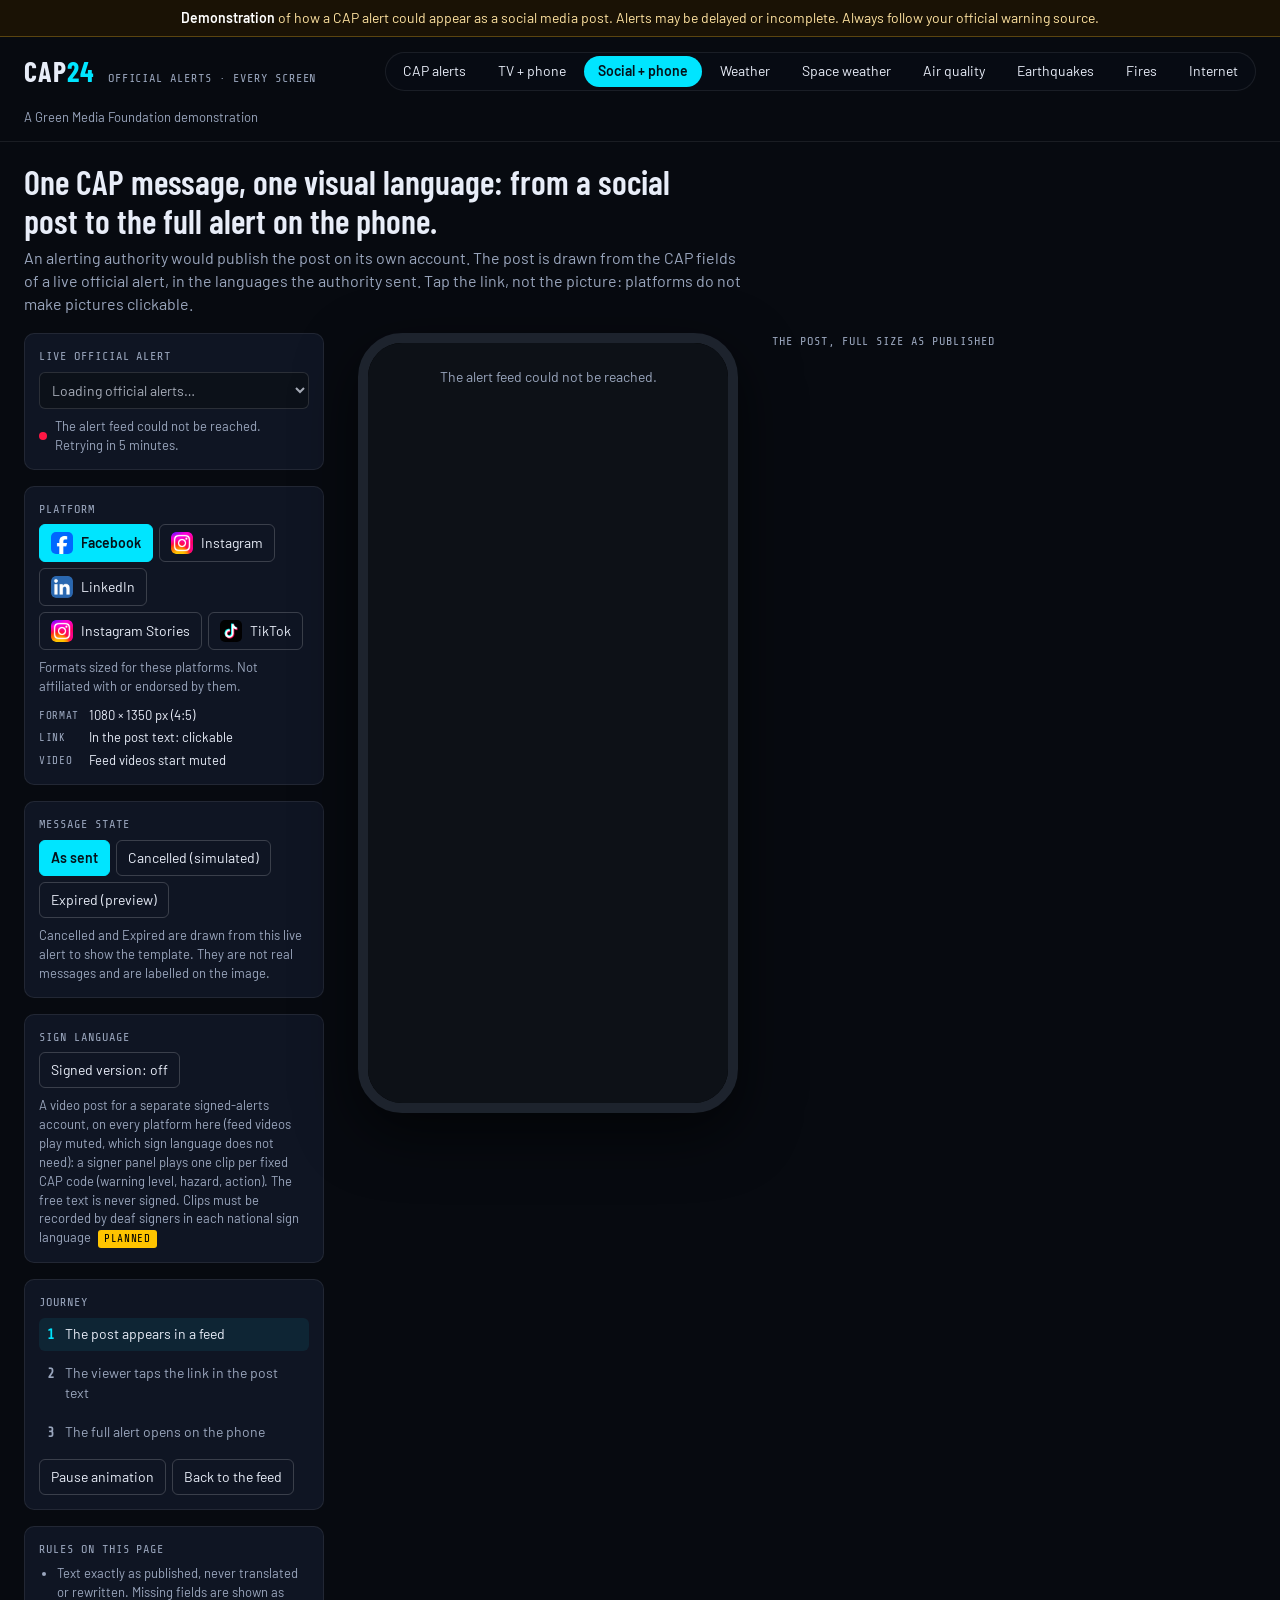
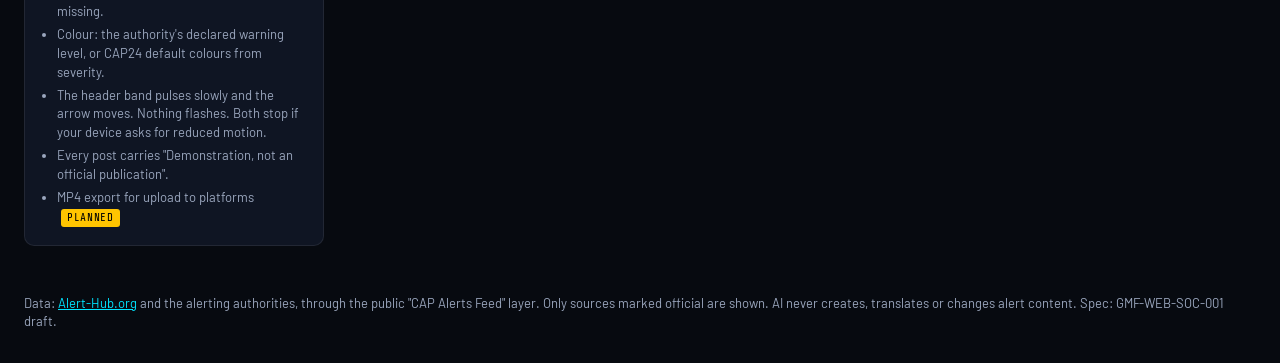
<file: social.html>
<!DOCTYPE html>
<html lang="en">
<head>
<meta charset="utf-8">
<meta name="viewport" content="width=device-width, initial-scale=1">
<meta name="robots" content="noindex, nofollow">
<title>CAP24 — Social post to phone (demonstration)</title>
<meta name="description" content="Demonstration of how an official CAP alert could appear as a social media post that leads to the full alert on a phone. Not a warning service.">
<!--
  CAP24 social demonstration, v0.1, 11 Nov 2026. MTÜ Green Media Foundation (reg. 80661721).
  Spec: GMF-WEB-SOC-001 draft v0.1 (CAP24 Social Media Templates working document, section 8).
  One live official alert from the Alert-Hub "CAP Alerts Feed" layer, shown three ways on one phone:
    1. as a social post (feed 4:5 or vertical 9:16), rendered from the CAP fields;
    2. the visitor taps the real link location (post text, or the link sticker in the vertical format);
    3. the phone opens the existing phone view, a.html?id=<CAP identifier>.
  Rules, same as the TV and phone views (claude/CAP24_Demo_Rules.md):
   - verbatim: text as published, never translated or rewritten; languages in the order the authority sent them.
   - level: declared awareness_level shown as sent (colour and 4-step scale); otherwise CAP severity with the
     CAP24 default colours (no green, no scale). The constants below are copied from index.html and a.html:
     change all three together until they share one file.
   - times in UTC, as on the rest of the site.
   - only status Actual, msgType Alert or Update, official sources; expired alerts are dropped.
   - "Cancelled" is SIMULATED and "Expired" is a PREVIEW: both are drawn from the live alert and labelled so.
   - animation: the header band pulses about once every 1.6 s (no flashing), the arrow moves; both stop for
     reduced motion and with the Pause button.
  Platforms: Facebook and LinkedIn (link in the post text), Instagram feed and TikTok (link in the profile),
  Instagram Stories (link sticker). Icons: PNG files in /assets/platforms/ (sources and brand check recorded
  in the README there); without a file the button shows the name. The phone frame itself carries no platform branding.
  Not built yet (labelled on the page): MP4 export, per-alert short link.
  No AI anywhere in this page.
-->
<link rel="preconnect" href="https://fonts.googleapis.com">
<link rel="preconnect" href="https://fonts.gstatic.com" crossorigin>
<link href="/assets/phone-frame.css" rel="stylesheet">
<link href="https://fonts.googleapis.com/css2?family=Barlow:wght@400;500;600&family=Barlow+Condensed:wght@500;600;700;800;900&family=Noto+Sans:wght@400;600;700&family=Noto+Sans+Georgian:wght@400;600;700&family=Share+Tech+Mono&display=swap" rel="stylesheet">
<style>
  :root {
    --bg-base: #070a10; --bg-panel: rgba(8,12,20,0.97); --bg-raised: rgba(16,22,36,0.98);
    --border: rgba(255,255,255,0.08); --border-hi: rgba(255,255,255,0.18);
    --text: #e8edf8; --text-dim: #9aa6bd; --neon: #00e5ff;
    --ff-body: 'Barlow', 'Noto Sans', 'Noto Sans Georgian', system-ui, sans-serif;
    --ff-head: 'Barlow Condensed', 'Noto Sans', 'Noto Sans Georgian', system-ui, sans-serif;
    --ff-mono: 'Share Tech Mono', monospace;
    color-scheme: dark;
  }
  * { box-sizing: border-box; }
  html, body { margin: 0; background: var(--bg-base); color: var(--text); font-family: var(--ff-body); font-size: 16px; line-height: 1.45; }
  a { color: var(--neon); }
  a:focus-visible, button:focus-visible, select:focus-visible { outline: 2px solid var(--neon); outline-offset: 2px; }
  .sr-only { position: absolute; width: 1px; height: 1px; overflow: hidden; clip: rect(0 0 0 0); white-space: nowrap; }

  .demo-banner { position: sticky; top: 0; z-index: 50; background: #1a1205; border-bottom: 1px solid #5a4410; color: #ffe3a1; font-size: 14px; padding: 8px 16px; text-align: center; }
  .demo-banner strong { color: #fff; font-weight: 600; }
  header.site { display: flex; align-items: center; justify-content: space-between; gap: 16px; padding: 14px 24px; border-bottom: 1px solid var(--border); flex-wrap: wrap; }
  .brand { display: flex; align-items: baseline; gap: 12px; }
  .brand .word { font-family: var(--ff-head); font-weight: 700; font-size: 28px; letter-spacing: 0.04em; }
  .brand .word span { color: var(--neon); }
  .brand .tag { font-family: var(--ff-mono); font-size: 12px; color: var(--text-dim); letter-spacing: 0.08em; text-transform: uppercase; }
  .by { font-size: 13px; color: var(--text-dim); text-align: right; }
  nav.modes { display: flex; gap: 4px; background: var(--bg-panel); border: 1px solid var(--border); border-radius: 999px; padding: 3px; flex-wrap: wrap; }
  nav.modes a { color: var(--text); text-decoration: none; font-size: 14px; padding: 5px 14px; border-radius: 999px; white-space: nowrap; }
  nav.modes a:hover { background: rgba(255,255,255,0.06); }
  nav.modes a[aria-current="page"] { background: var(--neon); color: #04121a; font-weight: 600; }
  @media (max-width: 900px) { nav.modes { order: 3; width: 100%; justify-content: space-between; border-radius: 16px; } nav.modes a { flex: 1 1 auto; text-align: center; padding: 6px 4px; font-size: 13px; } }

  main { max-width: 1440px; margin: 0 auto; padding: 20px 24px 48px; }
  .intro h1 { font-family: var(--ff-head); font-weight: 600; font-size: clamp(24px, 3vw, 34px); line-height: 1.15; margin: 0 0 6px; max-width: 46ch; }
  .intro p { margin: 0 0 18px; color: var(--text-dim); max-width: 80ch; }

  .layout { display: grid; grid-template-columns: 300px 400px minmax(0, 1fr); gap: 24px; align-items: start; }
  @media (max-width: 1180px) { .layout { grid-template-columns: 300px minmax(0, 1fr); } .big { grid-column: 1 / -1; } }
  @media (max-width: 760px) { .layout { grid-template-columns: minmax(0, 1fr); } .phonecol { order: -1; } }

  .ctl { display: flex; flex-direction: column; gap: 16px; }
  .box { background: var(--bg-raised); border: 1px solid var(--border); border-radius: 10px; padding: 14px; }
  .lbl { display: block; font-family: var(--ff-mono); font-size: 12px; letter-spacing: 0.08em; color: var(--text-dim); text-transform: uppercase; margin: 0 0 6px; }
  select { width: 100%; background: #0b1016; color: var(--text); border: 1px solid var(--border-hi); border-radius: 6px; padding: 8px; font: inherit; font-size: 14px; }
  .seg { display: flex; flex-wrap: wrap; gap: 6px; }
  .seg button, .btn { background: none; color: var(--text); border: 1px solid var(--border-hi); border-radius: 6px; padding: 7px 11px; font: inherit; font-size: 14px; cursor: pointer; min-height: 36px; }
  .seg button[aria-pressed="true"] { background: var(--neon); color: #04121a; border-color: var(--neon); font-weight: 600; }
  .note { font-size: 13px; color: var(--text-dim); margin: 8px 0 0; }
  .pf button { display: inline-flex; align-items: center; gap: 8px; }
  .pf img { width: 22px; height: 22px; display: block; flex: none; border-radius: 5px; }
  .pf img[hidden] { display: none; }
  .pfinfo { display: grid; grid-template-columns: auto 1fr; gap: 4px 10px; margin: 10px 0 0; font-size: 13px; }
  .pfinfo dt { font-family: var(--ff-mono); font-size: 11px; letter-spacing: 0.06em; color: var(--text-dim); text-transform: uppercase; padding-top: 2px; }
  .pfinfo dd { margin: 0; }
  .fhead button.who { display: flex; align-items: center; gap: 10px; background: none; border: 0; padding: 0; color: inherit; font: inherit; text-align: left; cursor: pointer; min-width: 0; }
  .story .sbar { position: absolute; z-index: 2; top: 18px; left: 14px; right: 14px; display: flex; align-items: center; gap: 8px; }
  .story .sbar button { display: flex; align-items: center; gap: 8px; background: rgba(0,0,0,0.55); border: 1px solid rgba(255,255,255,0.25); color: #fff; border-radius: 999px; padding: 4px 10px 4px 4px; font: inherit; font-size: 13px; font-weight: 600; cursor: pointer; max-width: 100%; }
  .story .sbar .avatar { width: 28px; height: 28px; font-size: 12px; }
  .story .sbar span.nm { overflow: hidden; text-overflow: ellipsis; white-space: nowrap; }
  .prof { position: absolute; inset: 0; display: flex; flex-direction: column; background: #0d1117; overflow-y: auto; }
  .prof .bar { flex: none; display: flex; align-items: center; padding: 10px; border-bottom: 1px solid rgba(255,255,255,0.1); }
  .prof .bar button { white-space: nowrap; background: none; border: 1px solid var(--border-hi); color: var(--text); border-radius: 6px; padding: 6px 10px; font: inherit; font-size: 13px; cursor: pointer; }
  .prof .card { padding: 22px 18px; display: flex; flex-direction: column; align-items: center; gap: 8px; text-align: center; }
  .prof .avatar { width: 72px; height: 72px; font-size: 24px; }
  .prof .card b { font-size: 17px; }
  .prof .card small { font-size: 12px; color: var(--text-dim); }
  .prof .bio { margin: 6px 0 0; font-size: 14px; color: var(--text-dim); font-style: italic; }
  .prof .card a { display: inline-flex; align-items: center; gap: 6px; margin-top: 4px; font-weight: 600; font-size: 14px; overflow-wrap: anywhere; }
  .prof .why { margin: 6px 18px 0; padding: 10px 12px; border: 1px dashed rgba(255,255,255,0.18); border-radius: 8px; font-size: 12px; color: var(--text-dim); }
  .rules { margin: 0; padding-left: 18px; font-size: 13px; color: var(--text-dim); }
  .rules li { margin: 4px 0; }
  .planned { display: inline-block; font-family: var(--ff-mono); font-size: 11px; letter-spacing: 0.06em; color: #000; background: #ffc400; border-radius: 3px; padding: 1px 6px; margin-left: 4px; }
  .live { display: flex; align-items: center; gap: 8px; font-size: 13px; color: var(--text-dim); }
  .live i { width: 8px; height: 8px; border-radius: 50%; background: #00e676; flex: none; }
  .live i.err { background: #ff1744; }

  /* Steps */
  .steps { list-style: none; margin: 0; padding: 0; display: flex; flex-direction: column; gap: 6px; }
  .steps li { display: flex; gap: 10px; align-items: baseline; padding: 6px 8px; border-radius: 6px; font-size: 14px; color: var(--text-dim); }
  .steps li b { font-family: var(--ff-mono); color: var(--text-dim); }
  .steps li.on { background: rgba(0,229,255,0.08); color: var(--text); }
  .steps li.on b { color: var(--neon); }

  /* Phone frame: the frame itself is in /assets/phone-frame.css (shared with TV + phone) */
  .phonecol { display: flex; flex-direction: column; align-items: center; gap: 10px; }
  .appbar { flex: none; display: flex; align-items: center; justify-content: space-between; padding: 14px 16px 10px; border-bottom: 1px solid rgba(255,255,255,0.08); font-family: var(--ff-mono); font-size: 12px; letter-spacing: 0.08em; color: var(--text-dim); }
  .feed { flex: 1; overflow-y: auto; }
  .fpost { padding: 10px 0 14px; border-bottom: 1px solid rgba(255,255,255,0.08); }
  .fhead { display: flex; align-items: center; gap: 10px; padding: 0 12px 8px; }
  .avatar { width: 34px; height: 34px; border-radius: 50%; background: #243241; color: #e8edf8; display: flex; align-items: center; justify-content: center; font-family: var(--ff-head); font-weight: 700; font-size: 14px; flex: none; }
  .fwho { display: flex; flex-direction: column; min-width: 0; }
  .fwho b { font-size: 14px; font-weight: 600; overflow: hidden; text-overflow: ellipsis; white-space: nowrap; }
  .fwho small { font-size: 12px; color: var(--text-dim); }
  .fcap { padding: 10px 12px 0; font-size: 14px; line-height: 1.4; overflow-wrap: anywhere; }
  .fcap a { font-weight: 600; }
  .ghost { margin: 14px 12px; height: 120px; border-radius: 8px; background: repeating-linear-gradient(135deg, rgba(255,255,255,0.03) 0 12px, transparent 12px 24px); border: 1px dashed rgba(255,255,255,0.08); display: flex; align-items: center; justify-content: center; font-size: 12px; color: rgba(255,255,255,0.35); font-family: var(--ff-mono); }
  .story { position: absolute; inset: 0; background: #000; display: flex; align-items: center; justify-content: center; }
  .hint { min-height: 1.5em; font-size: 14px; color: #ffe3a1; text-align: center; max-width: 380px; }

  /* Post scaling: the post is drawn at its real pixel size and scaled to its box */
  .fit { position: relative; width: 100%; overflow: hidden; }
  .fit > .post { position: absolute; left: 0; top: 0; transform-origin: 0 0; }
  .big .fit { border-radius: 8px; box-shadow: 0 10px 40px rgba(0,0,0,0.5); }
  .big .cap { font-size: 13px; color: var(--text-dim); margin: 8px 0 0; }

  /* ===== The post (1080 px wide). Sizes are real pixels of the exported image. ===== */
  .post { --c: #607080; --ink: #fff; width: 1080px; background: #070a10; color: #e8edf8; border: 14px solid var(--c); display: flex; flex-direction: column; font-family: var(--ff-body); overflow: hidden; }
  .post.feed4x5 { height: 1350px; }
  .post.vert { height: 1920px; }
  .post .strip { flex: none; display: flex; justify-content: space-between; align-items: center; gap: 20px; padding: 10px 30px; background: #000; font-family: var(--ff-mono); font-size: 26px; letter-spacing: 2px; color: #ffc400; }
  .post .strip span:last-child { color: rgba(255,255,255,0.75); }
  .post .head { position: relative; flex: none; display: flex; justify-content: space-between; align-items: center; gap: 24px; padding: 24px 30px; background: var(--c); color: var(--ink); border-bottom: 4px solid rgba(0,0,0,0.35); overflow: hidden; }
  .post .head::after { content: ''; position: absolute; inset: 0; background: #fff; opacity: 0; pointer-events: none; }
  .post.pulse .head::after { animation: band 1.6s ease-in-out infinite; }
  @keyframes band { 0%, 100% { opacity: 0; } 50% { opacity: 0.16; } }
  .post .hl { display: flex; align-items: center; gap: 22px; min-width: 0; position: relative; z-index: 1; }
  .post .glyph { width: 84px; height: 84px; border-radius: 50%; background: rgba(0,0,0,0.16); display: flex; align-items: center; justify-content: center; flex: none; }
  .post .glyph svg { width: 54px; height: 54px; fill: currentColor; }
  .post .ev { display: flex; flex-direction: column; gap: 4px; min-width: 0; }
  .post .ev b { font-family: var(--ff-head); font-weight: 900; font-size: 64px; line-height: 0.98; overflow-wrap: anywhere; }
  .post .ev span { font-family: var(--ff-head); font-weight: 700; font-size: 38px; line-height: 1; overflow-wrap: anywhere; }
  .post .ev.struck b, .post .ev.struck span { text-decoration: line-through; text-decoration-thickness: 4px; }
  .post .hr { display: flex; flex-direction: column; align-items: flex-end; gap: 8px; text-align: right; font-family: var(--ff-mono); font-size: 26px; flex: none; position: relative; z-index: 1; }
  .post .badge { font-size: 28px; letter-spacing: 2px; background: var(--ink); color: var(--c); padding: 6px 14px; border-radius: 4px; }
  .post .body { flex: 1; min-height: 0; display: flex; flex-direction: column; gap: 18px; padding: 24px 40px 20px; overflow: hidden; }
  .post.vert .body { padding: 18px 150px 14px 40px; gap: 12px; }
  .post.vert .head { padding: 18px 30px; }
  .post.vert .area span { font-size: 36px; }
  .post .k { font-family: var(--ff-mono); font-size: 26px; letter-spacing: 3px; color: #81d4fa; }
  .post .area { display: flex; flex-direction: column; gap: 4px; flex: none; }
  .post .area b { font-family: var(--ff-head); font-weight: 900; font-size: 72px; line-height: 1; color: var(--c); overflow-wrap: anywhere; }
  .post .area span { font-family: var(--ff-head); font-weight: 700; font-size: 44px; line-height: 1.05; color: rgba(255,255,255,0.82); overflow-wrap: anywhere; }
  .post .area small { font-family: var(--ff-mono); font-size: 24px; color: rgba(255,255,255,0.75); }
  .post.neutral .area b { color: #fff; }
  .post .txt { flex: 0 1 auto; min-height: 112px; position: relative; display: flex; flex-direction: column; gap: 12px; background: #101624; border: 1px solid rgba(255,255,255,0.14); border-radius: 8px; padding: 22px 26px; overflow: hidden; }
  .post .txt p { margin: 0; overflow-wrap: anywhere; white-space: pre-line; }
  .post .txt p.p1 { font-size: 40px; line-height: 1.25; font-weight: 600; color: #fff; }
  .post .txt p.p2 { font-size: 34px; line-height: 1.25; color: #c9d3ea; }
  .post.neutral .txt p.p1, .post.neutral .txt p.p2 { color: rgba(255,255,255,0.72); }
  .post .txt .more { display: none; position: absolute; left: 0; right: 0; bottom: 0; padding: 40px 26px 14px; background: linear-gradient(transparent, #101624 35%); font-family: var(--ff-mono); font-size: 26px; color: #ffc400; }
  .post .txt.cut .more { display: block; }
  .post .times { flex: none; display: flex; gap: 18px; }
  .post .times > div { flex: 1; display: flex; flex-direction: column; gap: 4px; background: rgba(0,0,0,0.5); border: 1px solid rgba(255,255,255,0.14); border-radius: 8px; padding: 14px 20px; }
  .post .times b { font-family: var(--ff-head); font-weight: 800; font-size: 44px; line-height: 1.05; color: #fff; }
  .post .lev { flex: none; display: flex; flex-direction: column; gap: 12px; background: rgba(0,0,0,0.5); border: 2px solid var(--c); border-radius: 8px; padding: 16px 22px; }
  .post .lev .row { display: flex; justify-content: space-between; align-items: baseline; gap: 16px; }
  .post .lev .row b { font-family: var(--ff-head); font-weight: 900; font-size: 42px; color: var(--c); text-align: right; overflow-wrap: anywhere; }
  .post .scale { display: grid; grid-template-columns: repeat(4, 1fr); gap: 8px; align-items: center; }
  .post .scale i { display: block; height: 12px; border-radius: 4px; opacity: 0.22; }
  .post .scale i.on { opacity: 1; height: 20px; outline: 3px solid #fff; }
  .post .trip { display: flex; flex-wrap: wrap; gap: 8px 36px; font-family: var(--ff-mono); font-size: 26px; color: rgba(255,255,255,0.85); }
  .post .act { flex: none; display: flex; align-items: center; gap: 18px; flex-wrap: wrap; }
  .post .act .chip { display: flex; align-items: center; gap: 12px; font-family: var(--ff-head); font-weight: 800; font-size: 40px; color: var(--c); }
  .post .act .chip i { width: 60px; height: 60px; border-radius: 50%; background: color-mix(in srgb, var(--c) 18%, transparent); display: flex; align-items: center; justify-content: center; }
  .post .act .chip svg { width: 34px; height: 34px; fill: var(--c); }
  .post .act small { font-family: var(--ff-mono); font-size: 24px; color: rgba(255,255,255,0.8); overflow-wrap: anywhere; }
  .post .who { flex: none; font-family: var(--ff-mono); font-size: 26px; color: #81d4fa; overflow-wrap: anywhere; }
  .post .who em { font-style: normal; color: rgba(255,255,255,0.75); margin-right: 12px; }
  .post .rep { flex: none; display: flex; flex-direction: column; gap: 6px; background: rgba(0,0,0,0.5); border: 2px solid var(--c); border-radius: 8px; padding: 16px 22px; font-family: var(--ff-mono); font-size: 28px; color: #fff; overflow-wrap: anywhere; }
  .post .rep small { font-size: 22px; color: rgba(255,255,255,0.72); }
  .post .foot { flex: none; display: flex; justify-content: space-between; align-items: center; gap: 20px; background: #000; border-top: 4px solid var(--c); padding: 14px 30px; }
  .post .foot .k { color: rgba(255,255,255,0.8); }
  .post .foot b { display: block; font-family: var(--ff-head); font-weight: 800; font-size: 44px; line-height: 1.1; color: #fff; }
  .post .arrow { width: 72px; height: 72px; flex: none; }
  .post .arrow svg { width: 72px; height: 72px; fill: none; stroke: var(--c); stroke-width: 2.6; stroke-linecap: round; stroke-linejoin: round; }
  .post.pulse .arrow svg { animation: nudge 1.6s ease-in-out infinite; }
  @keyframes nudge { 0%, 100% { transform: translateY(0); } 50% { transform: translateY(14px); } }
  .post .zone { flex: none; display: flex; padding: 0 40px; }
  .post .zone > i { flex: 1; height: 12px; border-radius: 3px; background: repeating-linear-gradient(135deg, var(--c) 0 24px, #070a10 24px 48px); }
  .post .ztop { height: 236px; align-items: flex-end; padding-bottom: 18px; }
  .post .zbot { height: 336px; align-items: flex-start; padding-top: 22px; }
  .post .sticker { flex: none; display: flex; flex-direction: column; align-items: center; gap: 10px; padding: 6px 150px 0 40px; }
  .post .sticker .say { display: flex; align-items: center; gap: 14px; font-family: var(--ff-head); font-weight: 800; font-size: 40px; color: #fff; }
  .post .sticker .arrow, .post .sticker .arrow svg { width: 56px; height: 56px; }
  .post .sticker button { display: flex; align-items: center; gap: 14px; background: #fff; color: #0a0a0a; border: 0; border-radius: 16px; padding: 18px 30px; font-family: var(--ff-head); font-weight: 800; font-size: 42px; cursor: pointer; }
  .post .sticker button svg { width: 38px; height: 38px; fill: none; stroke: #0a0a0a; stroke-width: 2.2; stroke-linecap: round; stroke-linejoin: round; }
  .post .sticker small { font-family: var(--ff-mono); font-size: 22px; color: rgba(255,255,255,0.75); }
  .post .sticker button:focus-visible { outline: 6px solid var(--neon); outline-offset: 6px; }
  .post .sg { flex: none; display: flex; gap: 18px; align-items: stretch; background: #0d1422; border: 3px solid #b388ff; border-radius: 10px; padding: 12px; }
  .post .sg .gl { gap: 4px !important; }
  .post.feed4x5 .sg .fig { width: 150px; height: 150px; }
  .post.feed4x5 .sg .fig svg { width: 92px; height: 92px; }
  .post.feed4x5 .sg .gl b { font-size: 42px; }
  .post .sg .fig { width: 170px; height: 170px; flex: none; border-radius: 8px; background: #1b2436; display: flex; flex-direction: column; align-items: center; justify-content: center; gap: 6px; }
  .post .sg .fig svg { width: 104px; height: 104px; fill: none; stroke: #c9b6ff; stroke-width: 2; stroke-linecap: round; stroke-linejoin: round; }
  .post .sg .fig small { font-family: var(--ff-mono); font-size: 18px; color: #c9b6ff; letter-spacing: 1px; }
  .post .sg .gl { flex: 1; min-width: 0; display: flex; flex-direction: column; gap: 8px; }
  .post .sg .gl .k { color: #c9b6ff; }
  .post .sg .gl b { font-family: var(--ff-head); font-weight: 900; font-size: 46px; line-height: 1; color: #fff; overflow-wrap: anywhere; }
  .post .sg .gl .fld { font-family: var(--ff-mono); font-size: 22px; color: rgba(255,255,255,0.75); }
  .post .sg .gl .todo { font-family: var(--ff-mono); font-size: 22px; color: #000; background: #ffc400; align-self: flex-start; padding: 3px 10px; border-radius: 3px; }
  .post .sg .chips { display: flex; flex-wrap: wrap; gap: 8px; margin-top: auto; }
  .post .sg .chips span { font-family: var(--ff-mono); font-size: 20px; padding: 4px 10px; border: 2px solid rgba(201,182,255,0.4); border-radius: 4px; color: rgba(255,255,255,0.75); }
  .post .sg .chips span.on { border-color: #c9b6ff; color: #fff; background: rgba(179,136,255,0.18); }
  .post .sg .chips span.miss { border-style: dashed; color: rgba(255,255,255,0.5); }
  .sgbtn[aria-pressed="true"] { background: #b388ff !important; border-color: #b388ff !important; color: #120a24 !important; font-weight: 600; }
  @media (prefers-reduced-motion: reduce) { .post.pulse .head::after, .post.pulse .arrow svg { animation: none; } }

  .msg { padding: 24px; text-align: center; color: var(--text-dim); font-size: 14px; }
  footer.site { max-width: 1440px; margin: 0 auto; padding: 0 24px 32px; font-size: 13px; color: var(--text-dim); }
</style>
</head>
<body>

<div class="demo-banner" role="note">
  <strong>Demonstration</strong> of how a CAP alert could appear as a social media post. Alerts may be delayed or incomplete. Always follow your official warning source.
</div>

<header class="site">
  <div class="brand">
    <div class="word">CAP<span>24</span></div>
    <div class="tag">Official alerts · every screen</div>
  </div>
  <nav class="modes" aria-label="Views">
    <a href="/">CAP alerts</a>
    <a href="/tv">TV + phone</a>
    <a href="/social" aria-current="page">Social + phone</a>
    <a href="/category/met">Weather</a>
    <a href="/context/space">Space weather</a>
    <a href="/context/air">Air quality</a>
    <a href="/context/seismic">Earthquakes</a>
    <a href="/context/fires">Fires</a>
    <a href="/context/internet">Internet</a>
  </nav>
  <div class="by">A Green Media Foundation demonstration</div>
</header>

<main>
  <div class="intro">
    <h1>One CAP message, one visual language: from a social post to the full alert on the phone.</h1>
    <p>An alerting authority would publish the post on its own account. The post is drawn from the CAP fields of a live official alert, in the languages the authority sent. Tap the link, not the picture: platforms do not make pictures clickable.</p>
  </div>

  <div class="layout">
    <div class="ctl">
      <div class="box">
        <label class="lbl" for="pick">Live official alert</label>
        <select id="pick" disabled><option>Loading official alerts…</option></select>
        <div class="live" style="margin-top:8px"><i id="dot"></i><span id="liveText" role="status">Connecting to the feed…</span></div>
      </div>
      <div class="box">
        <span class="lbl" id="pfL">Platform</span>
        <div class="seg pf" role="group" aria-labelledby="pfL">
          <button type="button" data-pf="facebook" aria-pressed="true"><img alt="" data-icon="facebook" hidden><span>Facebook</span></button>
          <button type="button" data-pf="instagram" aria-pressed="false"><img alt="" data-icon="instagram" hidden><span>Instagram</span></button>
          <button type="button" data-pf="linkedin" aria-pressed="false"><img alt="" data-icon="linkedin" hidden><span>LinkedIn</span></button>
          <button type="button" data-pf="igstories" aria-pressed="false"><img alt="" data-icon="instagram" hidden><span>Instagram Stories</span></button>
          <button type="button" data-pf="tiktok" aria-pressed="false"><img alt="" data-icon="tiktok" hidden><span>TikTok</span></button>
        </div>
        <p class="note">Formats sized for these platforms. Not affiliated with or endorsed by them.</p>
        <dl class="pfinfo" id="pfInfo"></dl>
      </div>
      <div class="box">
        <span class="lbl" id="stL">Message state</span>
        <div class="seg" role="group" aria-labelledby="stL">
          <button type="button" data-st="sent" aria-pressed="true">As sent</button>
          <button type="button" data-st="cancelled" aria-pressed="false">Cancelled (simulated)</button>
          <button type="button" data-st="expired" aria-pressed="false">Expired (preview)</button>
        </div>
        <p class="note">Cancelled and Expired are drawn from this live alert to show the template. They are not real messages and are labelled on the image.</p>
      </div>
      <div class="box">
        <span class="lbl">Sign language</span>
        <button type="button" class="btn sgbtn" id="signBtn" aria-pressed="false">Signed version: off</button>
        <p class="note" id="signNote">A video post for a separate signed-alerts account, on every platform here (feed videos play muted, which sign language does not need): a signer panel plays one clip per fixed CAP code (warning level, hazard, action). The free text is never signed. Clips must be recorded by deaf signers in each national sign language <span class="planned">PLANNED</span></p>
      </div>
      <div class="box">
        <span class="lbl">Journey</span>
        <ol class="steps" id="steps">
          <li data-step="1" class="on"><b>1</b>The post appears in a feed</li>
          <li data-step="2"><b>2</b><span id="step2">The viewer taps the link</span></li>
          <li data-step="3"><b>3</b>The full alert opens on the phone</li>
        </ol>
        <div class="seg" style="margin-top:10px">
          <button type="button" class="btn" id="pause" aria-pressed="false">Pause animation</button>
          <button type="button" class="btn" id="restart">Back to the feed</button>
        </div>
      </div>
      <div class="box">
        <span class="lbl">Rules on this page</span>
        <ul class="rules">
          <li>Text exactly as published, never translated or rewritten. Missing fields are shown as missing.</li>
          <li>Colour: the authority's declared warning level, or CAP24 default colours from severity.</li>
          <li>The header band pulses slowly and the arrow moves. Nothing flashes. Both stop if your device asks for reduced motion.</li>
          <li>Every post carries "Demonstration, not an official publication".</li>
          <li>MP4 export for upload to platforms <span class="planned">PLANNED</span></li>
        </ul>
      </div>
    </div>

    <div class="phonecol">
      <div class="pf-phone" aria-label="Phone screen">
        <div class="pf-screen" id="screen"><div class="msg">Loading…</div></div>
      </div>
      <p class="hint" id="hint" role="status" aria-live="polite"></p>
    </div>

    <div class="big">
      <span class="lbl" id="bigL">The post, full size as published</span>
      <div class="fit" id="bigFit" aria-labelledby="bigL"></div>
      <p class="cap" id="bigCap"></p>
    </div>
  </div>
</main>

<footer class="site">
  Data: <a href="https://alert-hub.org" rel="noopener" target="_blank">Alert-Hub.org</a> and the alerting authorities, through the public "CAP Alerts Feed" layer. Only sources marked official are shown. AI never creates, translates or changes alert content. Spec: GMF-WEB-SOC-001 draft.
</footer>

<script>
(() => {
  'use strict';
  // ── Feed and rules (copied from index.html / a.html; keep the three in step) ──
  const LAYER = 'https://services9.arcgis.com/RHVPKKiFTONKtxq3/arcgis/rest/services/CAP_Alerts_Feed/FeatureServer/0/query';
  const CATALOGUE = 'https://alert-hub-sources.s3.amazonaws.com/json';
  const PAGE = 2000;
  const REFRESH_MS = 5 * 60 * 1000;
  const SEV_ORDER = { Extreme: 4, Severe: 3, Moderate: 2, Minor: 1, Unknown: 0 };
  const SEV_COLOR = { Extreme: '#ff1744', Severe: '#ff1744', Moderate: '#ffc400', Minor: '#ffc400', Unknown: '#607080' };
  const SEV_INK = { Extreme: '#ffffff', Severe: '#ffffff', Moderate: '#171200', Minor: '#171200', Unknown: '#ffffff' };
  const LEVEL_COLORS = { green: '#4caf50', yellow: '#ffc400', orange: '#ff6d00', red: '#ff1744' };
  const LEVEL_INK = { green: '#071509', yellow: '#171200', orange: '#170900', red: '#ffffff' };
  const NEUTRAL = { c: '#9aa7b8', ink: '#0b0f18' };
  // Signed summary: one clip slot per fixed CAP code, never the free text (same codes as the TV and phone views)
  const SIGN_CODES = {
    level: { yellow: 'YELLOW WARNING', orange: 'ORANGE WARNING', red: 'RED WARNING', green: 'GREEN LEVEL' },
    severity: { Extreme: 'EXTREME', Severe: 'SEVERE', Moderate: 'MODERATE', Minor: 'MINOR', Unknown: 'SEVERITY UNKNOWN' },
    hazard: { 'wind': 'STRONG WIND', 'rain': 'HEAVY RAIN', 'thunderstorm': 'THUNDERSTORM', 'flooding': 'FLOOD', 'rain-flood': 'RAIN AND FLOOD',
              'snow-ice': 'SNOW AND ICE', 'coastalevent': 'COASTAL EVENT', 'fog': 'FOG', 'high-temperature': 'HEAT',
              'low-temperature': 'COLD', 'forest-fire': 'FOREST FIRE', 'avalanches': 'AVALANCHE' },
    resp: { Shelter: 'TAKE SHELTER', Evacuate: 'EVACUATE', Prepare: 'PREPARE', Avoid: 'AVOID THE AREA', Monitor: 'FOLLOW UPDATES',
            Execute: 'ACT NOW', Assess: 'CHECK INFORMATION', AllClear: 'ALL CLEAR', None: 'NO ACTION' }
  };
  const SIGN_LANG = { ee: 'Eesti viipekeel · Estonian Sign Language', ge: 'ქართული ჟესტური ენა · Georgian Sign Language',
                      no: 'Norsk tegnspråk · Norwegian Sign Language', gb: 'BSL · British Sign Language' };
  const SIGN_MS = 2600;
  const FIGURE = '<svg viewBox="0 0 48 48" aria-hidden="true"><circle cx="24" cy="12" r="6"/><path d="M12 44V30a12 12 0 0 1 24 0v14M14 30l-6-8M34 30l6-8"/></svg>';
  const sevOf = s => (s in SEV_ORDER ? s : 'Unknown');
  const sevLabel = s => (s === 'Unknown' ? 'Severity unknown' : s);
  const RESPONSE_ICONS = {
    Shelter: '<path d="M10 20v-6h4v6h5v-8h3L12 3 2 12h3v8z"/>',
    Evacuate: '<path d="M13.5 5.5a2 2 0 1 0 0-4 2 2 0 0 0 0 4zM9.8 8.9 7 23h2.1l1.8-8 2.1 2v6h2v-7.5l-2.1-2 .6-3A7.3 7.3 0 0 0 19 13v-2a5 5 0 0 1-4.3-2.4l-1-1.6a2 2 0 0 0-1.7-1c-.3 0-.5.1-.8.1L6 8.3V13h2V9.6z"/>',
    Prepare: '<path d="M19 3h-4.2A3 3 0 0 0 12 1a3 3 0 0 0-2.8 2H5a2 2 0 0 0-2 2v14a2 2 0 0 0 2 2h14a2 2 0 0 0 2-2V5a2 2 0 0 0-2-2zm-7 0a1 1 0 1 1 0 2 1 1 0 0 1 0-2zm-2 14-4-4 1.4-1.4L10 14.2l6.6-6.6L18 9z"/>',
    Monitor: '<path d="M12 4.5C7 4.5 2.7 7.6 1 12c1.7 4.4 6 7.5 11 7.5s9.3-3.1 11-7.5c-1.7-4.4-6-7.5-11-7.5zM12 17a5 5 0 1 1 0-10 5 5 0 0 1 0 10zm0-8a3 3 0 1 0 0 6 3 3 0 0 0 0-6z"/>',
    Avoid: '<path d="M12 2a10 10 0 1 0 0 20 10 10 0 0 0 0-20zM4 12a8 8 0 0 1 12.9-6.3L5.7 16.9A8 8 0 0 1 4 12zm8 8a8 8 0 0 1-4.9-1.7L18.3 7.1A8 8 0 0 1 12 20z"/>',
    _generic: '<path d="M12 2 1 21h22zm1 16h-2v-2h2zm0-4h-2v-4h2z"/>'
  };
  const HAZARD_GLYPHS = {
    wind: '<path d="M3 8h10a3 3 0 1 0-3-3h2a1 1 0 1 1 1 1H3zm0 4h15a3 3 0 1 1-3 3h2a1 1 0 1 0 1-1H3zm0 4h7v2H3z"/>',
    rain: '<path d="M19.4 8A7.5 7.5 0 0 0 5.4 6 6 6 0 0 0 6 18h13a5 5 0 0 0 .4-10zM8 20l-1 3h2l1-3zm4 0-1 3h2l1-3zm4 0-1 3h2l1-3z"/>',
    thunderstorm: '<path d="M19.4 8A7.5 7.5 0 0 0 5.4 6 6 6 0 0 0 6 18h3l2-4H9l3-6v4h2l-3 6h8a5 5 0 0 0 .4-10z"/>',
    _generic: '<path d="M12 2 1 21h22zm1 16h-2v-2h2zm0-4h-2v-4h2z"/>'
  };
  HAZARD_GLYPHS.flooding = HAZARD_GLYPHS['rain-flood'] = HAZARD_GLYPHS.rain;
  const CANCEL_GLYPH = '<path d="M12 2a10 10 0 1 0 0 20 10 10 0 0 0 0-20zM4 12a8 8 0 0 1 12.9-6.3L5.7 16.9A8 8 0 0 1 4 12zm8 8a8 8 0 0 1-4.9-1.7L18.3 7.1A8 8 0 0 1 12 20z"/>';
  const CLOCK_GLYPH = '<path d="M12 2a10 10 0 1 0 0 20 10 10 0 0 0 0-20zm0 18a8 8 0 1 1 0-16 8 8 0 0 1 0 16zm1-13h-2v6l5 3 1-1.6-4-2.4z"/>';
  const ARROW_DOWN = '<svg viewBox="0 0 24 24" aria-hidden="true"><path d="M12 4v15"/><path d="m5 13 7 7 7-7"/></svg>';
  const ARROW_UP = '<svg viewBox="0 0 24 24" aria-hidden="true"><path d="M12 20V5"/><path d="m5 11 7-7 7 7"/></svg>';
  const LINK_ICON = '<svg viewBox="0 0 24 24" aria-hidden="true"><path d="M10 13a5 5 0 0 0 7.5.5l3-3a5 5 0 0 0-7-7l-1.7 1.7"/><path d="M14 11a5 5 0 0 0-7.5-.5l-3 3a5 5 0 0 0 7 7l1.7-1.7"/></svg>';

  // ── Helpers ──
  const $ = i => document.getElementById(i);
  const el = (tag, attrs = {}, text) => {
    const n = document.createElement(tag);
    for (const [k, v] of Object.entries(attrs)) { if (k === 'class') n.className = v; else n.setAttribute(k, v); }
    if (text != null) n.textContent = text;
    return n;
  };
  const p2 = n => String(n).padStart(2, '0');
  const MON = ['Jan','Feb','Mar','Apr','May','Jun','Jul','Aug','Sep','Oct','Nov','Dec'];
  const fmtTime = ms => { if (ms == null || isNaN(ms)) return '—'; const d = new Date(ms); return `${p2(d.getUTCHours())}:${p2(d.getUTCMinutes())} UTC, ${d.getUTCDate()} ${MON[d.getUTCMonth()]} ${d.getUTCFullYear()}`; };
  const fmtShort = ms => { const d = new Date(ms); return `${p2(d.getUTCHours())}:${p2(d.getUTCMinutes())} · ${d.getUTCDate()} ${MON[d.getUTCMonth()]}`; };
  const sqlStr = s => "'" + String(s).replace(/'/g, "''") + "'";
  const parseList = v => { try { const x = JSON.parse(v); return Array.isArray(x) ? x : []; } catch (e) { return []; } };
  const parseParams = v => {
    let x; try { x = JSON.parse(v); } catch (e) { return {}; }
    if (Array.isArray(x)) { const o = {}; for (const e of x) { const k = e && (e.valueName ?? e.name); if (k != null && !(k in o)) o[k] = e.value; } return o; }
    return (x && typeof x === 'object') ? x : {};
  };
  const regionName = (() => {
    let dn = null; try { dn = new Intl.DisplayNames(['en'], { type: 'region' }); } catch (e) { /* older browsers */ }
    return cc => { if (!cc) return ''; try { return (dn && dn.of(String(cc).toUpperCase())) || String(cc).toUpperCase(); } catch (e) { return String(cc).toUpperCase(); } };
  })();
  const reduceMotion = matchMedia('(prefers-reduced-motion: reduce)').matches;
  const phonePath = id => '/a.html?id=' + encodeURIComponent(id) + (signed ? '&sign=1' : '');

  // ── State, kept in the address so links can be shared ──
  const Q = new URLSearchParams(location.search);
  const COUNTRY = /^[A-Za-z]{2}$/.test(Q.get('country') || '') ? Q.get('country').toLowerCase() : null;
  // Each platform: post format, where the link can go, and how video starts. Checked Nov 2026; platforms change these.
  const PLATFORMS = {
    facebook:  { name: 'Facebook', fmt: 'feed', link: 'post', size: '1080 × 1350 px (4:5)', where: 'In the post text: clickable', sound: 'Feed videos start muted' },
    instagram: { name: 'Instagram', fmt: 'feed', link: 'bio', size: '1080 × 1350 px (4:5)', where: 'Captions are not clickable: the link goes in the profile', sound: 'Feed videos start muted' },
    linkedin:  { name: 'LinkedIn', fmt: 'feed', link: 'post', size: '1080 × 1350 px (4:5)', where: 'In the post text: clickable', sound: 'Feed videos start muted' },
    igstories: { name: 'Instagram Stories', fmt: 'vert', link: 'sticker', size: '1080 × 1920 px (9:16)', where: 'Link sticker, placed when publishing', sound: 'Usually plays with sound' },
    tiktok:    { name: 'TikTok', fmt: 'vert', link: 'bio', size: '1080 × 1920 px (9:16)', where: 'In the profile, where the account is allowed a link (e.g. business accounts)', sound: 'Usually plays with sound' }
  };
  let pf = PLATFORMS[Q.get('pf')] ? Q.get('pf') : (Q.get('fmt') === 'vert' ? 'igstories' : 'facebook');
  let fmt = PLATFORMS[pf].fmt;
  let st = ['cancelled', 'expired'].includes(Q.get('state')) ? Q.get('state') : 'sent';
  let want = Q.get('alert');
  let signed = Q.get('sign') === '1';
  let signTick = 0;
  let officialIds = null, list = [], cur = null, step = 1, paused = false, lastGood = null;
  const detailCache = new Map();

  function setParams() {
    try {
      const u = new URL(location.href);
      if (cur) u.searchParams.set('alert', cur.identifier); else u.searchParams.delete('alert');
      u.searchParams.delete('fmt'); if (pf !== 'facebook') u.searchParams.set('pf', pf); else u.searchParams.delete('pf');
      if (st !== 'sent') u.searchParams.set('state', st); else u.searchParams.delete('state');
      if (signed) u.searchParams.set('sign', '1'); else u.searchParams.delete('sign');
      history.replaceState(null, '', u);
    } catch (e) { /* address unchanged */ }
  }

  // ── Data ──
  async function loadCatalogue() {
    try {
      const j = await fetch(CATALOGUE).then(r => r.json());
      const s = new Set();
      for (const item of (j.sources || [])) { const src = item.source || item; if (src && src.sourceIsOfficial === true && src.sourceId) s.add(src.sourceId); }
      if (s.size) officialIds = s;
    } catch (e) { officialIds = null; }
  }
  async function loadList() {
    const where = "status='Actual' AND msgType IN ('Alert','Update')" + (COUNTRY ? ` AND countryCode=${sqlStr(COUNTRY)}` : '');
    const rows = [];
    for (let offset = 0, guard = 0; guard < 10; guard++, offset += PAGE) {
      const params = new URLSearchParams({ where, outFields: 'OBJECTID,identifier,sourceId,registerUrl,countryCode,severity,event,senderName,orgName,sent,expires', returnGeometry: 'false', orderByFields: 'OBJECTID', resultOffset: String(offset), resultRecordCount: String(PAGE), f: 'json' });
      const r = await fetch(`${LAYER}?${params}`);
      if (!r.ok) throw new Error('HTTP ' + r.status);
      const j = await r.json();
      if (j.error) throw new Error(j.error.message || 'layer error');
      const fs = (j.features || []).map(f => f.attributes);
      rows.push(...fs);
      if (!j.exceededTransferLimit && fs.length < PAGE) break;
      if (!fs.length) break;
    }
    const now = Date.now();
    const isOfficial = p => officialIds ? officialIds.has(p.sourceId) : !!p.registerUrl;
    const groups = new Map();
    for (const p of rows) {
      if (!p.identifier || !isOfficial(p) || (p.expires != null && p.expires < now)) continue;
      let g = groups.get(p.identifier);
      if (!g) { g = { identifier: p.identifier, country: p.countryCode, sender: p.senderName || p.orgName || '', event: p.event || 'Alert', sent: p.sent, severity: 'Unknown' }; groups.set(p.identifier, g); }
      const s = sevOf(p.severity); if (SEV_ORDER[s] > SEV_ORDER[g.severity]) g.severity = s;
    }
    const out = [...groups.values()];
    out.sort((a, b) => (SEV_ORDER[b.severity] - SEV_ORDER[a.severity]) || ((b.sent || 0) - (a.sent || 0)));
    return out;
  }
  async function loadDetail(identifier) {
    if (detailCache.has(identifier)) return detailCache.get(identifier);
    const params = new URLSearchParams({
      where: `identifier=${sqlStr(identifier)}`,
      outFields: 'identifier,infoIndex,areaIndex,language,event,headline,description,instruction,senderName,sent,onset,effective,expires,urgency,severity,certainty,areaDesc,msgType,status,responseType,parameter,countryCode',
      returnGeometry: 'false', orderByFields: 'infoIndex,areaIndex', f: 'json'
    });
    const j = await fetch(`${LAYER}?${params}`).then(r => r.json());
    if (j.error) throw new Error('layer');
    const infos = new Map();
    for (const f of (j.features || [])) {
      const r = f.attributes, k = r.infoIndex ?? 0;
      if (!infos.has(k)) infos.set(k, { ...r, areas: [] });
      const ar = infos.get(k).areas;
      if (r.areaDesc && !ar.includes(r.areaDesc)) ar.push(r.areaDesc);
    }
    const blocks = [...infos.values()];
    detailCache.set(identifier, blocks);
    return blocks;
  }

  // ── The post: one renderer for both formats and all three states ──
  function levelOf(b) {
    const sev = sevOf(b.severity), prm = parseParams(b.parameter);
    let key = null, c = SEV_COLOR[sev], ink = SEV_INK[sev];
    if (typeof prm.awareness_level === 'string') {
      const w = (prm.awareness_level.split(';')[1] || '').trim().toLowerCase();
      if (LEVEL_COLORS[w]) { key = w; c = LEVEL_COLORS[w]; ink = LEVEL_INK[w]; }
    }
    const at = typeof prm.awareness_type === 'string' ? (prm.awareness_type.split(';')[1] || '').trim().toLowerCase() : '';
    return { sev, key, c, ink, prm, glyph: HAZARD_GLYPHS[at] || HAZARD_GLYPHS._generic };
  }
  const mainText = b => (b.headline && b.headline.trim() && b.headline.trim() !== (b.event || '').trim()) ? b.headline : (b.description || '');
  const setLang = (n, b) => { if (b && b.language) n.setAttribute('lang', b.language); n.setAttribute('dir', 'auto'); return n; };

  function signSeq(b1, L) {
    const seq = [L.key ? { field: 'level', code: L.key, gloss: SIGN_CODES.level[L.key] || null } : { field: 'severity', code: L.sev, gloss: SIGN_CODES.severity[L.sev] }];
    const at = typeof L.prm.awareness_type === 'string' ? (L.prm.awareness_type.split(';')[1] || '').trim().toLowerCase() : '';
    seq.push(at && SIGN_CODES.hazard[at] ? { field: 'hazard', code: at, gloss: SIGN_CODES.hazard[at] } : { field: 'hazard', code: null, gloss: null });
    for (const r of parseList(b1.responseType)) seq.push({ field: 'responseType', code: r, gloss: SIGN_CODES.resp[r] || null });
    return seq;
  }
  function signPanel(b1, L) {
    const seq = signSeq(b1, L);
    const sg = el('div', { class: 'sg' });
    const fig = el('div', { class: 'fig' });
    const gl = el('div', { class: 'gl' });
    const chips = el('div', { class: 'chips' });
    seq.forEach((it, i) => { const c = el('span', {}, it.gloss || `no ${it.field} code`); if (!it.gloss) c.classList.add('miss'); chips.append(c); });
    const cc = String(b1.countryCode || '').toLowerCase();
    sg.append(fig, gl);
    // Show one code at a time; the page ticker moves every panel on the page together
    sg._show = i => {
      const it = seq[i % seq.length];
      fig.innerHTML = it.gloss ? FIGURE : '';
      fig.append(el('small', {}, it.gloss ? 'SIGNER · CLIP SLOT' : 'NOTHING TO SIGN'));
      gl.replaceChildren(el('span', { class: 'k' }, (SIGN_LANG[cc] || `National sign language of ${regionName(cc) || 'this country'} · not set up`).toUpperCase()),
        el('b', {}, it.gloss || `No ${it.field} code in this message`), el('span', { class: 'fld' }, `${it.field}: ${it.code || '—'}`),
        el('span', { class: 'todo' }, 'CLIP NOT RECORDED YET'), chips);
      chips.querySelectorAll('span').forEach((c, j) => c.classList.toggle('on', j === i % seq.length));
    };
    sg._show(signTick);
    return sg;
  }

  function buildPost(blocks, format, state, interactive, link) {
    const b1 = blocks[0];
    const b2 = blocks.find((x, i) => i > 0 && x.language && x.language !== b1.language) || null;
    const L = levelOf(b1);
    const neutral = state !== 'sent';
    const post = el('div', { class: `post ${format === 'vert' ? 'vert' : 'feed4x5'}${neutral ? ' neutral' : ''}${!neutral && !paused && !reduceMotion ? ' pulse' : ''}`, role: 'img' });
    post.style.setProperty('--c', neutral ? NEUTRAL.c : L.c);
    post.style.setProperty('--ink', neutral ? NEUTRAL.ink : L.ink);

    const strip = el('div', { class: 'strip' });
    const sgn = signed && state === 'sent';
    strip.append(el('span', {}, state === 'cancelled' ? 'SIMULATED CANCELLATION · NOT A REAL MESSAGE' : state === 'expired' ? 'PREVIEW OF THE EXPIRED STATE · DEMONSTRATION' : sgn ? 'DEMONSTRATION · SIGNED VERSION · CLIPS PLANNED' : 'DEMONSTRATION · NOT AN OFFICIAL PUBLICATION'), el('span', {}, 'CAP24'));

    // Header band: event as sent (both languages), message type, time
    const head = el('div', { class: 'head' });
    if (neutral) { head.style.background = '#e8edf8'; head.style.color = '#0b0f18'; }
    const hl = el('div', { class: 'hl' });
    const g = el('div', { class: 'glyph' });
    g.innerHTML = `<svg viewBox="0 0 24 24" aria-hidden="true">${state === 'cancelled' ? CANCEL_GLYPH : state === 'expired' ? CLOCK_GLYPH : L.glyph}</svg>`;
    const ev = el('div', { class: 'ev' });
    if (neutral) {
      ev.append(el('b', {}, state === 'cancelled' ? 'CANCELLED' : 'EXPIRED'));
      ev.append(el('span', {}, state === 'cancelled' ? 'This warning is no longer in force' : (b1.expires ? 'This warning ended ' + fmtShort(b1.expires) + ' UTC' : 'No end time was given in this message')));
    } else {
      ev.append(setLang(el('b', {}, b1.event || 'Alert'), b1));
      if (b2 && b2.event && b2.event !== b1.event) ev.append(setLang(el('span', {}, b2.event), b2));
    }
    hl.append(g, ev);
    const hr = el('div', { class: 'hr' });
    if (neutral) {
      hr.append(el('span', { class: 'badge' }, state === 'cancelled' ? 'CANCEL' : 'ENDED'));
      hr.append(el('span', {}, state === 'cancelled' ? 'Sent: simulated' : 'Preview'));
    } else {
      hr.append(el('span', { class: 'badge' }, String(b1.msgType || 'Alert').toUpperCase()));
      hr.append(el('span', {}, 'Sent ' + fmtShort(b1.sent) + ' UTC'));
    }
    head.append(hl, hr);

    const body = el('div', { class: 'body' });
    if (sgn) body.append(signPanel(b1, L));
    if (neutral) {
      const was = el('div', { class: 'area' });
      was.append(el('span', { class: 'k' }, state === 'cancelled' ? 'CANCELS' : 'ENDED'));
      const ew = el('div', { class: 'ev struck' });
      ew.append(setLang(el('b', {}, b1.event || 'Alert'), b1));
      if (b2 && b2.event && b2.event !== b1.event) ew.append(setLang(el('span', {}, b2.event), b2));
      ew.style.color = 'rgba(255,255,255,0.75)'; ew.style.fontFamily = 'var(--ff-head)';
      ew.querySelectorAll('b').forEach(n => { n.style.fontSize = '56px'; n.style.fontWeight = '800'; });
      ew.querySelectorAll('span').forEach(n => { n.style.fontSize = '38px'; });
      was.append(ew);
      body.append(was);
    }

    // Area names as sent; a long list is not shortened silently
    const area = el('div', { class: 'area' });
    area.append(el('span', { class: 'k' }, 'AREA'));
    const areaLine = (names, max) => { let s = '', n = 0; for (const a of names) { const next = s ? s + ', ' + a.trim() : a.trim(); if (next.length > max && n) break; s = next; n++; } return { s, rest: names.length - n }; };
    const a1 = areaLine(b1.areas, format === 'vert' ? 70 : 90);
    area.append(setLang(el('b', {}, a1.s || 'No area name in this message'), b1));
    if (b2 && b2.areas.length && b2.areas.join('|') !== b1.areas.join('|')) area.append(setLang(el('span', {}, areaLine(b2.areas, 90).s), b2));
    if (a1.rest > 0) area.append(el('small', {}, `+ ${a1.rest} more area${a1.rest > 1 ? 's' : ''} · full list in the alert`));
    const big = (a1.s || '').length;
    area.querySelector('b').style.fontSize = format === 'vert' ? (big <= 20 ? '64px' : big <= 44 ? '52px' : '44px') : (big <= 26 ? '72px' : big <= 50 ? '58px' : '48px');
    body.append(area);

    // Main text as sent: headline when it adds to the event, otherwise the description
    const t1 = mainText(b1), t2 = b2 ? mainText(b2) : '';
    const txt = el('div', { class: 'txt' });
    if (neutral) txt.append(el('span', { class: 'k' }, state === 'cancelled' ? 'THE CANCELLED WARNING SAID' : 'THE WARNING SAID'));
    if (t1) txt.append(setLang(el('p', { class: 'p1' }, t1), b1));
    if (t2 && t2 !== t1) txt.append(setLang(el('p', { class: 'p2' }, t2), b2));
    if (!t1 && !t2) txt.append(el('p', { class: 'p2' }, 'No headline or description in this message.'));
    txt.append(el('div', { class: 'more' }, 'Text continues in the full alert ↓'));
    const longest = Math.max(t1.length, t2.length);
    if (longest > 260) { txt.querySelectorAll('p.p1').forEach(p => { p.style.fontSize = '34px'; }); txt.querySelectorAll('p.p2').forEach(p => { p.style.fontSize = '30px'; }); }
    body.append(txt);

    if (neutral) {
      const rep = el('div', { class: 'rep' });
      rep.append(el('span', { class: 'k' }, state === 'cancelled' ? 'REPLACES' : 'MESSAGE'));
      rep.append(el('span', {}, `${b1.msgType || 'Alert'} sent ${fmtTime(b1.sent)}`));
      rep.append(el('small', {}, b1.identifier || ''));
      body.append(rep);
    } else {
      const times = el('div', { class: 'times' });
      const from = b1.onset || b1.effective;
      const tbox = (k, v) => { const d = el('div'); d.append(el('span', { class: 'k' }, k), el('b', {}, v)); return d; };
      times.append(tbox(b1.onset ? 'ONSET · UTC' : 'FROM · UTC', from ? fmtShort(from) : 'Now'), tbox('EXPIRES · UTC', b1.expires ? fmtShort(b1.expires) : 'Not stated'));
      body.append(times);

      const lev = el('div', { class: 'lev' });
      const row = el('div', { class: 'row' });
      row.append(el('span', { class: 'k' }, L.key ? 'WARNING LEVEL' : 'SEVERITY'), el('b', {}, L.key ? L.prm.awareness_level : sevLabel(L.sev)));
      lev.append(row);
      if (L.key) {
        const sc = el('div', { class: 'scale', 'aria-hidden': 'true' });
        for (const n of ['green', 'yellow', 'orange', 'red']) { const i = el('i'); i.style.background = LEVEL_COLORS[n]; if (n === L.key) i.className = 'on'; sc.append(i); }
        lev.append(sc);
      }
      const trip = el('div', { class: 'trip' });
      for (const [k, v] of [['SEVERITY', b1.severity], ['URGENCY', b1.urgency], ['CERTAINTY', b1.certainty]]) {
        if (k === 'SEVERITY' && (!L.key || format === 'vert')) continue;   // the level line already names it
        trip.append(el('span', {}, `${k}: ${v ? String(v).toUpperCase() : 'NOT IN SOURCE'}`));
        if (format === 'vert') trip.style.fontSize = '24px';
      }
      lev.append(trip);
      // Signed version: the level is already the first signed code and the header colour; the text gets the room
      if (!sgn) body.append(lev);

      const rts = parseList(b1.responseType);
      const instr = (b1.instruction || '').trim();
      if ((rts.length || instr) && !sgn) {
        const act = el('div', { class: 'act' });
        for (const r of rts.slice(0, 3)) {
          const c = el('span', { class: 'chip' }); const ic = el('i');
          ic.innerHTML = `<svg viewBox="0 0 24 24" aria-hidden="true">${RESPONSE_ICONS[r] || RESPONSE_ICONS._generic}</svg>`;
          c.append(ic, document.createTextNode(String(r).toUpperCase())); act.append(c);
        }
        if (instr && format !== 'vert') act.append(setLang(el('small', {}, instr.length <= 80 ? 'INSTRUCTION: ' + instr : 'INSTRUCTION: in the full alert'), b1));
        body.append(act);
      }
    }
    const who = el('div', { class: 'who' });
    who.append(el('em', {}, 'ISSUED BY'), document.createTextNode([b1.senderName, regionName(b1.countryCode)].filter(Boolean).join(' · ') || 'Not in message'));
    body.append(who);

    // Link area: the post text (Facebook, LinkedIn), the profile (Instagram feed, TikTok) or a link sticker (Stories)
    let linkBtn = null;
    if (format === 'vert' && link === 'bio') {
      const sticker = el('div', { class: 'sticker' });
      const say = el('div', { class: 'say' });
      const ar = el('div', { class: 'arrow' }); ar.innerHTML = ARROW_UP;
      say.append(ar, el('span', {}, neutral ? 'Current status: link in our profile' : 'Full alert: link in our profile'));
      sticker.append(say, el('small', {}, 'Open the profile, then tap its link'));
      post.append(el('div', { class: 'zone ztop' }), strip, head, body, sticker, el('div', { class: 'zone zbot' }));
      post.querySelectorAll('.zone').forEach(z => z.append(el('i')));
    } else if (format === 'vert') {
      const sticker = el('div', { class: 'sticker' });
      const say = el('div', { class: 'say' });
      const ar = el('div', { class: 'arrow' }); ar.innerHTML = ARROW_DOWN;
      say.append(el('span', {}, neutral ? 'Tap the link for the current status' : 'Tap the link for the full alert'), ar);
      sticker.append(say);
      linkBtn = el('button', { type: 'button', 'aria-label': 'Link sticker: open the full alert on the phone' });
      linkBtn.innerHTML = LINK_ICON; linkBtn.append(document.createTextNode('CAP24.ORG · ALERT'));
      if (!interactive) linkBtn.tabIndex = -1;
      sticker.append(linkBtn, el('small', {}, 'Link sticker: added in the app when the authority publishes'));
      // Top 250 px and bottom 350 px carry no information: the platform's own controls cover them
      post.append(el('div', { class: 'zone ztop' }), strip, head, body, sticker, el('div', { class: 'zone zbot' }));
      post.querySelectorAll('.zone').forEach(z => z.append(el('i')));
    } else {
      const foot = el('div', { class: 'foot' });
      const l = el('div');
      l.append(el('span', { class: 'k' }, neutral ? 'CURRENT STATUS ON YOUR PHONE' : 'FULL ALERT ON YOUR PHONE'), el('b', {}, link === 'bio' ? 'Link in our profile' : 'Link in the post text'));
      const ar = el('div', { class: 'arrow' }); ar.innerHTML = link === 'bio' ? ARROW_UP : ARROW_DOWN;
      foot.append(l, ar);
      post.append(strip, head, body, foot);
    }
    // Alt text from the CAP fields only
    post.setAttribute('aria-label', [state === 'cancelled' ? 'Simulated cancellation of' : state === 'expired' ? 'Expired state of' : 'Demonstration post:', b1.event, '—', b1.areas.join(', '), '—', neutral ? '' : (L.key ? L.prm.awareness_level : sevLabel(L.sev)), '— issued by', b1.senderName || ''].join(' '));
    return { post, linkBtn };
  }

  // Scale a 1080-px post into a box of the given width
  function fitInto(box, post, width, height) {
    box.replaceChildren(post);
    const h = post.classList.contains('vert') ? 1920 : 1350;
    const k = height ? Math.min(width / 1080, height / h) : width / 1080;
    post.style.transform = `scale(${k})`;
    box.style.width = Math.round(1080 * k) + 'px';
    box.style.height = Math.round(h * k) + 'px';
    // After layout: mark text that does not fit, so the post says it continues in the alert
    requestAnimationFrame(() => post.querySelectorAll('.txt').forEach(t => {
      t.classList.remove('cut');
      t.classList.toggle('cut', t.scrollHeight > t.clientHeight + 2);
    }));
  }

  // ── Phone screen ──
  function setStep(n) {
    step = n;
    document.querySelectorAll('#steps li').forEach(li => li.classList.toggle('on', +li.dataset.step === n));
  }
  function hint(text) { $('hint').textContent = text; }
  const authorityName = () => (cur && cur.blocks && cur.blocks[0].senderName) || (cur && cur.sender) || 'Alerting authority';
  const initials = who => who.replace(/[^\p{L}\p{N} ]/gu, '').split(/\s+/).filter(Boolean).slice(0, 2).map(w => w[0]).join('').toUpperCase() || 'A';
  function goTo(fn, text) { setStep(2); hint(text); setTimeout(fn, 450); }

  // Profile screen (Instagram feed, TikTok): one link for the whole account
  function openProfile() {
    if (!cur) return;
    setStep(2);
    const sc = $('screen'); sc.replaceChildren();
    const v = el('div', { class: 'prof' });
    const bar = el('div', { class: 'bar' });
    const back = el('button', { type: 'button' }, '← Feed');
    back.addEventListener('click', showFeed);
    bar.append(back);
    const card = el('div', { class: 'card' });
    const who = authorityName();
    card.append(el('div', { class: 'avatar', 'aria-hidden': 'true' }, initials(who)), el('b', {}, who), el('small', {}, 'Profile · demonstration · not an official account'), el('p', { class: 'bio' }, '[Profile text written by the authority]'));
    const a = el('a', { href: phonePath(cur.identifier) });
    a.innerHTML = LINK_ICON.replace('<svg ', '<svg width="16" height="16" fill="none" stroke="currentColor" stroke-width="2" ');
    a.append(document.createTextNode('cap24.org/a.html?id=…'));
    a.addEventListener('click', e => { e.preventDefault(); openPage(); });
    card.append(a);
    v.append(bar, card, el('p', { class: 'why' }, 'A profile holds one link for every post. In practice it should open a page of this authority\'s current alerts. In this demonstration it opens the alert above.'));
    sc.append(v);
    hint('Step 2: on ' + PLATFORMS[pf].name + ', the viewer opens the profile and taps its link.');
    back.focus();
  }

  function openPage() {
    if (!cur) return;
    setStep(3);
    const sc = $('screen'); sc.replaceChildren();
    const v = el('div', { class: 'pf-page' });
    const bar = el('div', { class: 'pf-bar' });
    const back = el('button', { type: 'button' }, '← Feed');
    back.addEventListener('click', showFeed);
    bar.append(back, el('span', { class: 'pf-url' }, 'cap24.org' + phonePath(cur.identifier)));
    v.append(bar);
    if (st !== 'sent') v.append(el('div', { class: 'pf-sim' }, st === 'cancelled'
      ? 'Simulated: this alert is still live. After a real cancellation, this page would say the alert is no longer active.'
      : 'Preview: this alert is still live. After it ends, this page would say it is no longer active.'));
    const fr = el('iframe', { src: phonePath(cur.identifier), title: 'Phone view of the full alert', loading: 'lazy' });
    v.append(fr);
    sc.append(v);
    hint(signed ? 'Step 3: the phone view opens on its signed summary. "Alert" leads to the full text, map and "Am I in this area?".' : 'Step 3: the phone view of the same alert, with the map and "Am I in this area?". Your position stays on your device.');
    back.focus();
  }

  function showFeed() {
    setStep(1);
    const sc = $('screen'); sc.replaceChildren();
    if (!cur || !cur.blocks) { sc.append(el('div', { class: 'msg' }, 'No alert selected.')); return; }
    const W = $('screen').clientWidth || 360;
    const P = PLATFORMS[pf];
    if (fmt === 'vert') {
      const story = el('div', { class: 'story' });
      const box = el('div', { class: 'fit' });
      const { post, linkBtn } = buildPost(cur.blocks, 'vert', st, true, P.link);
      // The account name at the top of a story opens the profile on every platform
      const sbar = el('div', { class: 'sbar' });
      const pb = el('button', { type: 'button', 'aria-label': 'Open the profile of ' + authorityName() });
      pb.append(el('span', { class: 'avatar', 'aria-hidden': 'true' }, initials(authorityName())), el('span', { class: 'nm' }, authorityName()));
      pb.addEventListener('click', openProfile);
      sbar.append(pb);
      story.append(box, sbar);
      sc.append(story);
      fitInto(box, post, W, $('screen').clientHeight || 760);
      if (linkBtn) {
        post.addEventListener('click', e => { if (!e.target.closest('button')) hint('The picture itself is not a link. Tap the link sticker.'); });
        linkBtn.addEventListener('click', () => goTo(openPage, 'Step 2: in ' + P.name + ', the link sticker is a real link.'));
        hint('Step 1: a vertical post in ' + P.name + (signed && st === 'sent' ? ', signed version' : '') + '. The arrow points to the link sticker.');
      } else {
        post.addEventListener('click', () => hint('The picture is not a link. Tap the account name at the top to open the profile.'));
        hint('Step 1: a vertical post on ' + P.name + (signed && st === 'sent' ? ', signed version' : '') + '. The link is in the profile: tap the account name at the top.');
      }
    } else {
      const app = el('div', { class: 'appbar' });
      app.append(el('span', {}, 'FEED · DEMONSTRATION'), el('span', {}, 'no brand'));
      const feed = el('div', { class: 'feed' });
      feed.append(el('div', { class: 'ghost' }, 'another post'));
      const fp = el('article', { class: 'fpost' });
      const fh = el('div', { class: 'fhead' });
      const who = cur.blocks[0].senderName || cur.sender || 'Alerting authority';
      const ini = who.replace(/[^\p{L}\p{N} ]/gu, '').split(/\s+/).filter(Boolean).slice(0, 2).map(w => w[0]).join('').toUpperCase() || 'A';
      const fw = el('div', { class: 'fwho' });
      fw.append(el('b', {}, who), el('small', {}, 'Demonstration · not an official account'));
      const whoBtn = el('button', { type: 'button', class: 'who', 'aria-label': 'Open the profile of ' + who });
      whoBtn.append(el('div', { class: 'avatar', 'aria-hidden': 'true' }, ini), fw);
      whoBtn.addEventListener('click', openProfile);
      fh.append(whoBtn);
      const box = el('div', { class: 'fit' });
      const { post } = buildPost(cur.blocks, 'feed', st, false, P.link);
      const cap = el('p', { class: 'fcap' });
      const b1 = cur.blocks[0];
      cap.append(setLang(el('span', {}, (b1.event || 'Alert') + (b1.areas.length ? ' · ' + b1.areas[0] : '')), b1));
      const lead = st === 'sent' ? '. Full alert: ' : st === 'cancelled' ? '. [Simulated] Cancelled. Current status: ' : '. [Preview] Ended. Details: ';
      if (P.link === 'bio') {
        cap.append(document.createTextNode(lead + 'link in our profile.'));
      } else {
        cap.append(document.createTextNode(lead));
        const a = el('a', { href: phonePath(cur.identifier) }, 'cap24.org/a.html?id=…');
        a.addEventListener('click', e => { e.preventDefault(); goTo(openPage, 'Step 2: on ' + P.name + ', the link in the post text is clickable.'); });
        cap.append(a);
      }
      fp.append(fh, box, cap);
      feed.append(fp, el('div', { class: 'ghost' }, 'another post'));
      sc.append(app, feed);
      fitInto(box, post, W);
      if (P.link === 'bio') {
        post.addEventListener('click', () => hint('Neither the picture nor the caption is a link on ' + P.name + '. Tap the account name to open the profile.'));
        hint('Step 1: the authority\'s post on ' + P.name + (signed && st === 'sent' ? ', signed version' : '') + '. The link is in the profile: tap the account name.');
      } else {
        post.addEventListener('click', () => hint('The picture itself is not a link on ' + P.name + '. Tap the link in the post text.'));
        hint('Step 1: the authority\'s post on ' + P.name + (signed && st === 'sent' ? ', signed version' : '') + '. Tap the link in the post text.');
      }
    }
    drawBig();
  }

  function drawBig() {
    const box = $('bigFit');
    if (!cur || !cur.blocks) { box.replaceChildren(); return; }
    const { post } = buildPost(cur.blocks, fmt, st, false, PLATFORMS[pf].link);
    const col = box.parentElement.clientWidth || 600;
    fitInto(box, post, Math.min(col, fmt === 'vert' ? 520 : 760));
    $('bigCap').textContent = `${PLATFORMS[pf].name} · ${PLATFORMS[pf].size} · ${st === 'sent' ? 'as sent' : st === 'cancelled' ? 'simulated cancellation' : 'expired preview'} · from CAP message ${cur.identifier}`;
  }

  // ── Choose an alert ──
  async function choose(identifier) {
    const a = list.find(x => x.identifier === identifier);
    if (!a) return;
    cur = { ...a, blocks: null };
    setParams();
    $('screen').replaceChildren(el('div', { class: 'msg' }, 'Loading the alert as published…'));
    try {
      const blocks = await loadDetail(identifier);
      if (!cur || cur.identifier !== identifier) return;
      if (!blocks.length) { $('screen').replaceChildren(el('div', { class: 'msg' }, 'This alert is no longer in the feed.')); return; }
      cur.blocks = blocks;
      showFeed();
    } catch (e) {
      $('screen').replaceChildren(el('div', { class: 'msg' }, 'The alert could not be loaded. Please try again.'));
    }
  }

  function fillPicker() {
    const sel = $('pick');
    sel.replaceChildren();
    if (!list.length) { sel.append(el('option', {}, COUNTRY ? 'No official alerts for this country right now' : 'No official alerts right now')); sel.disabled = true; return; }
    for (const a of list) {
      const o = el('option', { value: a.identifier }, `${regionName(a.country) || '—'} · ${a.event} · ${sevLabel(a.severity)}`);
      sel.append(o);
    }
    sel.disabled = false;
    if (cur && list.some(x => x.identifier === cur.identifier)) sel.value = cur.identifier;
  }

  async function refresh() {
    try {
      if (!officialIds) await loadCatalogue();
      list = await loadList();
      lastGood = Date.now();
      $('dot').classList.remove('err');
      $('liveText').textContent = `${list.length} official alert${list.length === 1 ? '' : 's'}${COUNTRY ? ' for ' + regionName(COUNTRY) : ''} · updated ${fmtTime(lastGood)}`;
      fillPicker();
      if (!cur) {
        const first = (want && list.find(x => x.identifier === want)) || list[0];
        want = null;
        if (first) { $('pick').value = first.identifier; choose(first.identifier); }
        else $('screen').replaceChildren(el('div', { class: 'msg' }, 'No official alerts in the feed right now.'));
      } else if (!list.some(x => x.identifier === cur.identifier)) {
        hint('This alert has left the feed: it may have ended or been replaced. The phone view will say so.');
      }
    } catch (e) {
      $('dot').classList.add('err');
      $('liveText').textContent = lastGood ? `Feed not reachable. Showing alerts from ${fmtTime(lastGood)}.` : 'The alert feed could not be reached. Retrying in 5 minutes.';
      if (!lastGood) $('screen').replaceChildren(el('div', { class: 'msg' }, 'The alert feed could not be reached.'));
    }
  }

  // ── Controls ──
  $('pick').addEventListener('change', e => choose(e.target.value));
  function showPlatform() {
    const P = PLATFORMS[pf];
    document.querySelectorAll('[data-pf]').forEach(x => x.setAttribute('aria-pressed', String(x.dataset.pf === pf)));
    const dl = $('pfInfo'); dl.replaceChildren();
    for (const [k, v] of [['Format', P.size], ['Link', P.where], ['Video', P.sound]]) dl.append(el('dt', {}, k), el('dd', {}, v));
    $('step2').textContent = P.link === 'bio' ? 'The viewer opens the profile and taps its link' : P.link === 'sticker' ? 'The viewer taps the link sticker' : 'The viewer taps the link in the post text';
  }
  document.querySelectorAll('[data-pf]').forEach(b => b.addEventListener('click', () => {
    pf = b.dataset.pf; fmt = PLATFORMS[pf].fmt; showPlatform(); showSigned(); setParams(); showFeed();
  }));
  // Platform icons: PNG files in /assets/platforms/ (sources and brand check in the README there).
  // Until a file is there, the button shows the name only.
  document.querySelectorAll('img[data-icon]').forEach(img => {
    img.addEventListener('load', () => { img.hidden = false; });
    img.src = '/assets/platforms/' + img.dataset.icon + '.png';
  });
  document.querySelectorAll('[data-st]').forEach(b => b.addEventListener('click', () => {
    st = b.dataset.st; document.querySelectorAll('[data-st]').forEach(x => x.setAttribute('aria-pressed', String(x === b))); setParams(); showFeed();
  }));
  showPlatform();
  showSigned();
  document.querySelectorAll('[data-st]').forEach(x => x.setAttribute('aria-pressed', String(x.dataset.st === st)));
  $('pause').addEventListener('click', () => {
    paused = !paused;
    $('pause').setAttribute('aria-pressed', String(paused));
    $('pause').textContent = paused ? 'Play animation' : 'Pause animation';
    document.querySelectorAll('.post').forEach(p => p.classList.toggle('pulse', !paused && !reduceMotion && !p.classList.contains('neutral')));
  });
  if (reduceMotion) { $('pause').disabled = true; $('pause').textContent = 'Animation off (reduced motion)'; }
  $('restart').addEventListener('click', showFeed);
  function showSigned() {
    $('signBtn').setAttribute('aria-pressed', String(signed));
    $('signBtn').textContent = 'Signed version: ' + (signed ? 'on' : 'off');
  }
  $('signBtn').addEventListener('click', () => { signed = !signed; showSigned(); setParams(); showFeed(); });
  setInterval(() => {
    if (paused || reduceMotion) return;
    signTick++;
    document.querySelectorAll('.post .sg').forEach(sg => sg._show && sg._show(signTick));
  }, SIGN_MS);
  let rt = null;
  window.addEventListener('resize', () => { clearTimeout(rt); rt = setTimeout(() => { if (step !== 3) showFeed(); else drawBig(); }, 150); });

  refresh();
  setInterval(refresh, REFRESH_MS);
})();
</script>
</body>
</html>
</file>
<file: assets/phone-frame.css>
/* CAP24 phone frame: the one phone design for the site.
   Used by Social + phone (social.html) and TV + phone (index.html, /tv).
   Change the frame here, not in the pages. Colour and font tokens (--border-hi, --text, --text-dim, --ff-mono)
   come from each page's :root. */

.pf-phone { width: 380px; max-width: 100%; aspect-ratio: 380 / 780; background: #000; border: 10px solid #1d232d; border-radius: 44px; box-shadow: 0 20px 60px rgba(0,0,0,0.6); overflow: hidden; position: relative; }
.pf-screen { position: absolute; inset: 0; overflow: hidden; background: #0d1117; display: flex; flex-direction: column; }

/* A web page open on the phone: address bar, optional notice, the page itself */
.pf-page { position: absolute; inset: 0; display: flex; flex-direction: column; background: #0b1016; }
.pf-page .pf-bar { flex: none; display: flex; align-items: center; gap: 8px; padding: 10px; border-bottom: 1px solid rgba(255,255,255,0.1); }
.pf-page .pf-bar button { white-space: nowrap; flex: none; background: none; border: 1px solid var(--border-hi); color: var(--text); border-radius: 6px; padding: 6px 10px; font: inherit; font-size: 13px; cursor: pointer; }
.pf-page .pf-url { font-family: var(--ff-mono); font-size: 11px; color: var(--text-dim); overflow: hidden; text-overflow: ellipsis; white-space: nowrap; min-width: 0; }
.pf-page .pf-sim { flex: none; background: #1a1205; color: #ffe3a1; font-size: 12px; padding: 6px 10px; border-bottom: 1px solid #5a4410; }
.pf-page iframe { flex: 1; width: 100%; border: 0; background: #0b1016; }
.pf-page .pf-empty { flex: 1; display: flex; align-items: center; justify-content: center; padding: 24px; text-align: center; font-size: 13px; color: var(--text-dim); }
.pf-page .pf-empty[hidden] { display: none; }
</file>
